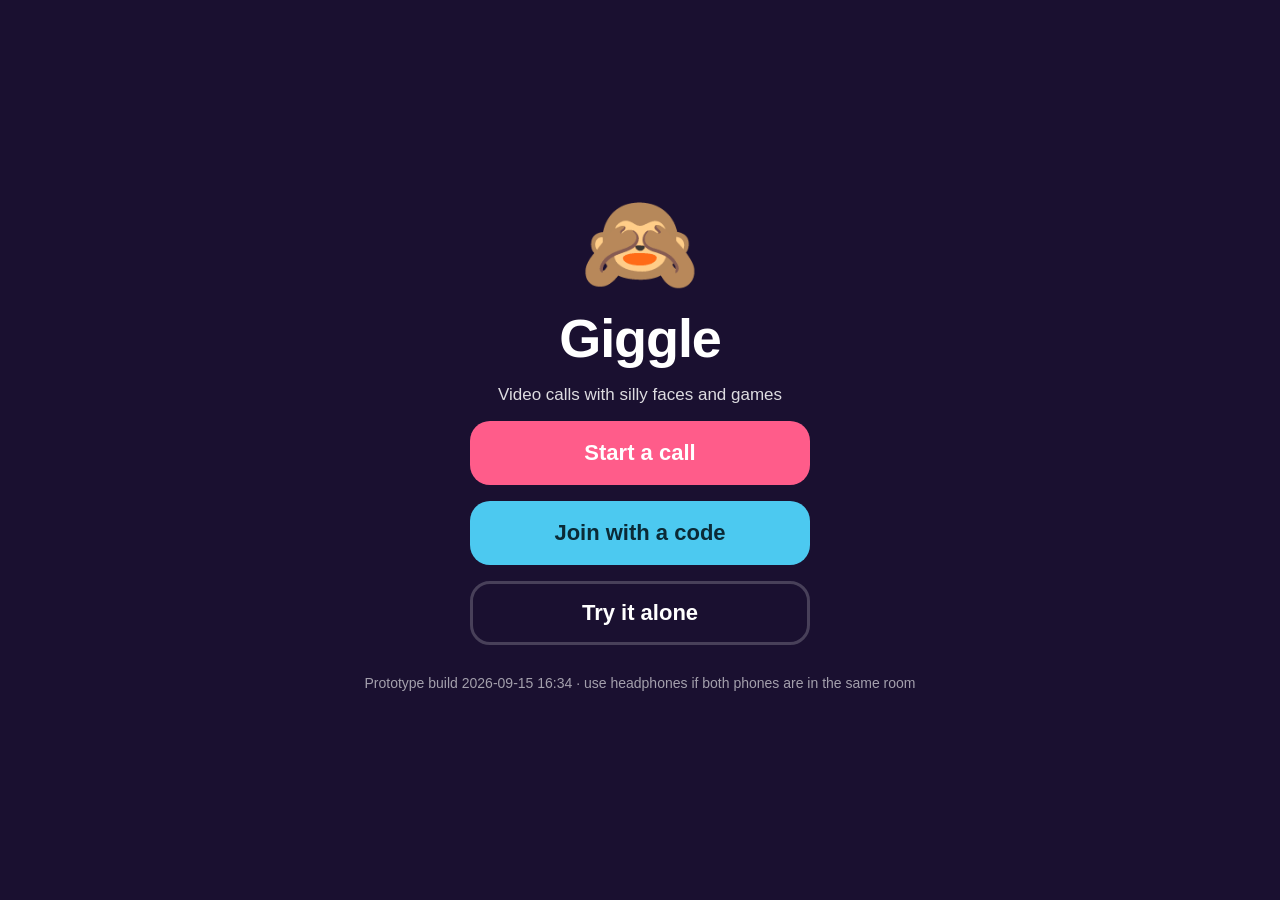
<file: index.html>
<!doctype html>
<html lang="en">
<head>
<meta charset="utf-8">
<meta name="viewport" content="width=device-width, initial-scale=1, viewport-fit=cover, user-scalable=no, maximum-scale=1">
<title>Giggle</title>
<link rel="manifest" href="./manifest.webmanifest">
<meta name="apple-mobile-web-app-capable" content="yes">
<meta name="mobile-web-app-capable" content="yes">
<meta name="apple-mobile-web-app-status-bar-style" content="black-translucent">
<meta name="apple-mobile-web-app-title" content="Giggle">
<meta name="theme-color" content="#1a1030">
<link rel="apple-touch-icon" href="./icon-192.png">
<link rel="icon" href="./icon.svg">
  <script type="module" crossorigin src="./assets/index-Ce8LEE0Z.js"></script>
  <link rel="stylesheet" crossorigin href="./assets/index-CfAJKZse.css">
</head>
<body>
<div id="app"></div>
</body>
</html>
</file>
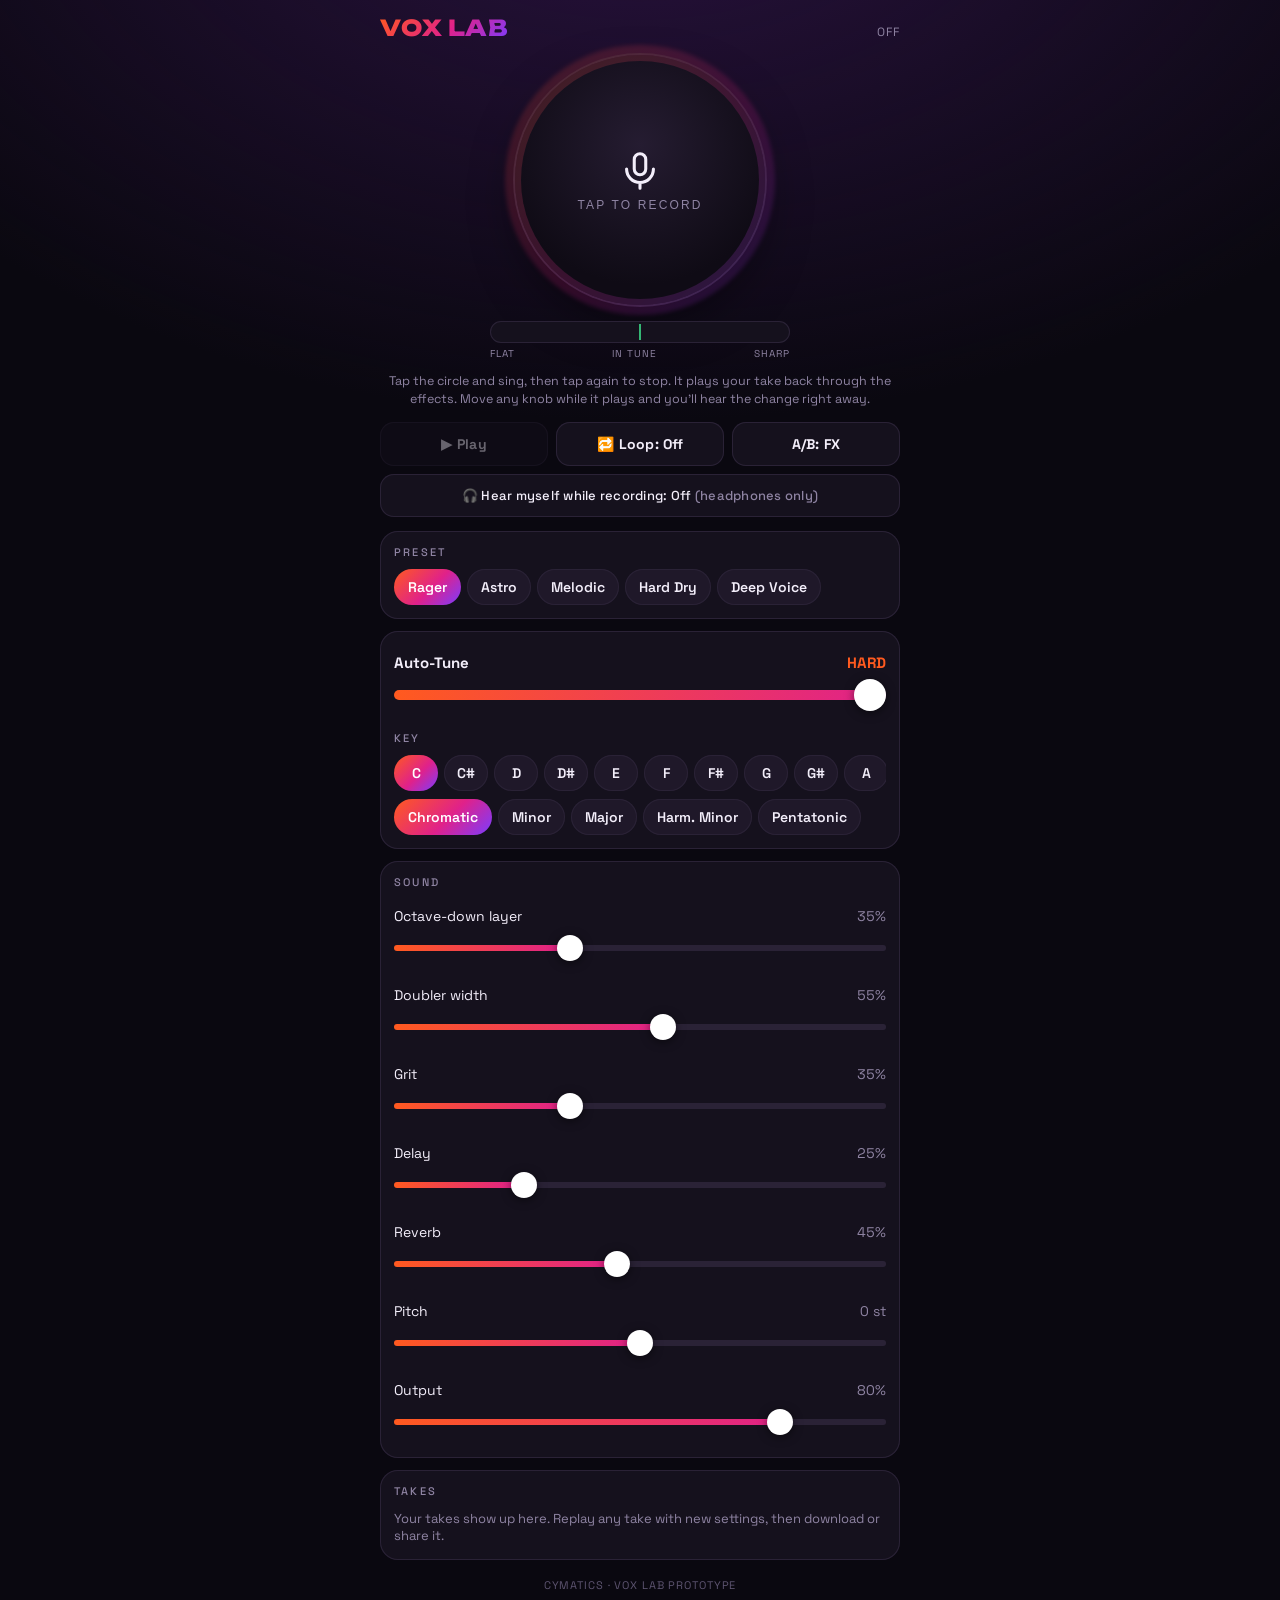
<file: vocal/index.html>
<!DOCTYPE html>
<html lang="en">
<head>
<meta charset="utf-8">
<meta name="viewport" content="width=device-width, initial-scale=1, viewport-fit=cover, user-scalable=no">
<meta name="theme-color" content="#0a0810">
<meta name="apple-mobile-web-app-capable" content="yes">
<meta name="apple-mobile-web-app-status-bar-style" content="black-translucent">
<title>VOX LAB</title>
<link rel="preconnect" href="https://fonts.googleapis.com">
<link rel="preconnect" href="https://fonts.gstatic.com" crossorigin>
<link href="https://fonts.googleapis.com/css2?family=Unbounded:wght@500;800&family=Space+Grotesk:wght@400;500;700&display=swap" rel="stylesheet">
<style>
  :root{
    --bg:#0a0810; --panel:#15111d; --line:#2a2236; --text:#f3eefa; --dim:#8f84a3;
    --hot:#ff5a1f; --mag:#e0218a; --vio:#7b3cff; --ok:#3ce08a;
    --grad:linear-gradient(135deg,var(--hot),var(--mag) 55%,var(--vio));
  }
  *{box-sizing:border-box;-webkit-tap-highlight-color:transparent}
  html,body{margin:0;background:var(--bg);color:var(--text);font-family:"Space Grotesk",system-ui,sans-serif}
  body{min-height:100vh;padding:calc(env(safe-area-inset-top) + 14px) 16px calc(env(safe-area-inset-bottom) + 28px);
    background:radial-gradient(120% 60% at 50% -10%,#2a1240 0%,transparent 60%),var(--bg);overscroll-behavior:none}
  .wrap{max-width:520px;margin:0 auto}
  header{display:flex;align-items:baseline;justify-content:space-between;margin-bottom:6px}
  h1{font-family:Unbounded,sans-serif;font-weight:800;font-size:22px;letter-spacing:.04em;margin:0;
    background:var(--grad);-webkit-background-clip:text;background-clip:text;color:transparent}
  .stat{font-size:12px;color:var(--dim);letter-spacing:.08em;text-transform:uppercase}
  .stat b{color:var(--ok);font-weight:700}

  /* main button */
  .stage{display:flex;flex-direction:column;align-items:center;margin:14px 0 8px}
  #go{position:relative;width:min(64vw,250px);aspect-ratio:1;border-radius:50%;border:0;padding:0;cursor:pointer;
    background:radial-gradient(circle at 50% 40%,#2a2135,#140f1c 70%);color:var(--text);
    box-shadow:0 0 0 2px var(--line),0 20px 60px -20px #000;transition:transform .12s}
  #go:active{transform:scale(.97)}
  #go .ring{position:absolute;inset:-10px;border-radius:50%;background:var(--grad);opacity:.18;filter:blur(2px);
    transform:scale(var(--lv,1));transition:transform .06s linear,opacity .2s}
  #go.on .ring{opacity:.9}
  #go .face{position:absolute;inset:6px;border-radius:50%;background:radial-gradient(circle at 50% 35%,#251c31,#0f0b15 72%);
    display:flex;flex-direction:column;align-items:center;justify-content:center;gap:4px}
  #go .note{font-family:Unbounded,sans-serif;font-weight:800;font-size:54px;line-height:1;letter-spacing:-.02em}
  #go .sub{font-size:12px;letter-spacing:.18em;text-transform:uppercase;color:var(--dim)}
  #go.on .sub{color:var(--hot)}
  #go.rec .ring{background:#ff2b2b;opacity:.95;animation:pulse 1.1s ease-in-out infinite}
  #go.rec .sub{color:#ff6b6b}
  @keyframes pulse{50%{filter:blur(6px)}}
  .take.cur{background:linear-gradient(90deg,rgba(224,33,138,.12),transparent);margin:0 -14px;padding:10px 14px;border-radius:12px}
  .mic-ico{width:46px;height:46px}
  .tuner{width:min(80vw,300px);height:22px;margin-top:16px;position:relative;border-radius:11px;background:var(--panel);
    box-shadow:inset 0 0 0 1px var(--line);overflow:hidden}
  .tuner:before{content:"";position:absolute;left:50%;top:3px;bottom:3px;width:2px;margin-left:-1px;background:var(--ok);opacity:.8}
  #needle{position:absolute;top:4px;bottom:4px;width:10px;margin-left:-5px;left:50%;border-radius:5px;background:var(--grad);
    opacity:0;transition:left .05s linear,opacity .15s}
  .tlabels{display:flex;justify-content:space-between;width:min(80vw,300px);font-size:10px;color:var(--dim);margin-top:4px;letter-spacing:.1em}
  .hint{font-size:12.5px;color:var(--dim);text-align:center;margin:12px 6px 0;line-height:1.45}
  .hint b{color:var(--text)}
  .err{color:#ff7a7a}

  .row{display:flex;gap:8px;margin:14px 0}
  .btn{flex:1;border:0;border-radius:14px;padding:13px 10px;font:700 14px "Space Grotesk",sans-serif;color:var(--text);
    background:var(--panel);box-shadow:inset 0 0 0 1px var(--line);letter-spacing:.02em}
  .btn.on{background:#2a1626;box-shadow:inset 0 0 0 1.5px var(--mag)}
  .btn.rec.on{background:#3a0f14;box-shadow:inset 0 0 0 1.5px #ff3b3b;color:#ff6b6b}
  .btn:disabled{opacity:.4}

  section{background:var(--panel);border-radius:18px;padding:14px 14px 6px;margin:12px 0;box-shadow:inset 0 0 0 1px var(--line)}
  h2{font-size:11px;letter-spacing:.2em;text-transform:uppercase;color:var(--dim);margin:0 0 10px;font-weight:500}
  .chips{display:flex;gap:6px;overflow-x:auto;padding-bottom:8px;scrollbar-width:none}
  .chips::-webkit-scrollbar{display:none}
  .chip{flex:0 0 auto;border:0;border-radius:999px;padding:9px 14px;font:600 14px "Space Grotesk",sans-serif;color:var(--text);
    background:#1f1829;box-shadow:inset 0 0 0 1px var(--line)}
  .chip.sel{background:var(--grad);box-shadow:none;color:#fff}
  .chip.key{min-width:44px;padding:9px 0;text-align:center}

  .ctl{padding:8px 0 10px}
  .ctl .top{display:flex;justify-content:space-between;font-size:14px;margin-bottom:8px}
  .ctl .top span:last-child{color:var(--dim);font-variant-numeric:tabular-nums}
  .ctl.big .top{font-weight:700;font-size:15px}
  .ctl.big .top span:last-child{color:var(--hot)}
  input[type=range]{-webkit-appearance:none;appearance:none;width:100%;height:30px;background:transparent;margin:0}
  input[type=range]::-webkit-slider-runnable-track{height:6px;border-radius:3px;
    background:linear-gradient(90deg,var(--hot),var(--mag) var(--p,50%),#2a2236 var(--p,50%))}
  input[type=range]::-moz-range-track{height:6px;border-radius:3px;background:#2a2236}
  input[type=range]::-moz-range-progress{height:6px;border-radius:3px;background:var(--mag)}
  input[type=range]::-webkit-slider-thumb{-webkit-appearance:none;width:26px;height:26px;border-radius:50%;margin-top:-10px;
    background:#fff;box-shadow:0 2px 10px rgba(0,0,0,.5)}
  input[type=range]::-moz-range-thumb{width:24px;height:24px;border-radius:50%;background:#fff;border:0}
  .ctl.big input[type=range]::-webkit-slider-runnable-track{height:10px;border-radius:5px}
  .ctl.big input[type=range]::-webkit-slider-thumb{width:32px;height:32px;margin-top:-11px}

  .take{display:flex;flex-direction:column;gap:8px;padding:10px 0;border-top:1px solid var(--line)}
  .take:first-of-type{border-top:0}
  .take .tt{display:flex;justify-content:space-between;align-items:center;font-size:13px;color:var(--dim)}
  .take audio{width:100%;height:40px}
  .take .acts{display:flex;gap:8px}
  .take .acts a,.take .acts button{flex:1;text-align:center;text-decoration:none;border:0;border-radius:12px;padding:10px;
    font:700 13px "Space Grotesk",sans-serif;color:var(--text);background:#1f1829;box-shadow:inset 0 0 0 1px var(--line)}
  .empty{font-size:13px;color:var(--dim);padding:2px 0 10px}
  footer{font-size:11px;color:#5d5470;text-align:center;margin-top:18px;letter-spacing:.08em}
</style>
</head>
<body>
<div class="wrap">
  <header>
    <h1>VOX LAB</h1>
    <div class="stat" id="stat">Off</div>
  </header>

  <div class="stage">
    <button id="go" aria-label="Start / stop">
      <div class="ring"></div>
      <div class="face">
        <svg class="mic-ico" id="micIco" viewBox="0 0 24 24" fill="none" stroke="currentColor" stroke-width="1.6" stroke-linecap="round"><rect x="9" y="3" width="6" height="11" rx="3"/><path d="M5 11a7 7 0 0 0 14 0M12 18v3"/></svg>
        <div class="note" id="note" hidden>–</div>
        <div class="sub" id="sub">Tap to go live</div>
      </div>
    </button>
    <div class="tuner"><div id="needle"></div></div>
    <div class="tlabels"><span>FLAT</span><span>IN TUNE</span><span>SHARP</span></div>
    <p class="hint" id="hint">Tap the circle and sing, then tap again to stop. It plays your take back through the effects. Move any knob while it plays and you'll hear the change right away.</p>
  </div>

  <div class="row">
    <button class="btn" id="play" disabled>▶ Play</button>
    <button class="btn" id="loop">🔁 Loop: Off</button>
    <button class="btn" id="byp">A/B: FX</button>
  </div>
  <div class="row" style="margin-top:-6px">
    <button class="btn" id="mon" style="font-weight:500;font-size:13px">🎧 Hear myself while recording: Off <span style="color:var(--dim)">(headphones only)</span></button>
  </div>

  <section>
    <h2>Preset</h2>
    <div class="chips" id="presets"></div>
  </section>

  <section>
    <div class="ctl big" id="ctl-amount"></div>
    <h2 style="margin-top:6px">Key</h2>
    <div class="chips" id="keys"></div>
    <div class="chips" id="scales"></div>
  </section>

  <section id="fx"><h2>Sound</h2></section>

  <section>
    <h2>Takes</h2>
    <div id="takes"><div class="empty">Your takes show up here. Replay any take with new settings, then download or share it.</div></div>
  </section>
  <footer>CYMATICS · VOX LAB PROTOTYPE</footer>
</div>

<script>
const NOTES=['C','C#','D','D#','E','F','F#','G','G#','A','A#','B'];
const SCALE_LABELS=[['chromatic','Chromatic'],['minor','Minor'],['major','Major'],['harmonic','Harm. Minor'],['penta','Pentatonic']];
const PRESETS={
  'Rager':      {amount:1,   octave:.35, width:.55, grit:.35, delay:.25, reverb:.45, transpose:0},
  'Astro':      {amount:1,   octave:.6,  width:.75, grit:.25, delay:.45, reverb:.75, transpose:0},
  'Melodic':    {amount:.55, octave:.1,  width:.4,  grit:.15, delay:.2,  reverb:.35, transpose:0},
  'Hard Dry':   {amount:1,   octave:0,   width:.1,  grit:.2,  delay:0,   reverb:.08, transpose:0},
  'Deep Voice': {amount:1,   octave:.2,  width:.4,  grit:.3,  delay:.2,  reverb:.4,  transpose:-5},
};
const P=Object.assign({key:0,scale:'chromatic',volume:.8,preset:'Rager'},PRESETS['Rager']);
try{const s=JSON.parse(localStorage.getItem('voxlab')||'null'); if(s) Object.assign(P,s);}catch(e){}
const save=()=>{try{localStorage.setItem('voxlab',JSON.stringify(P))}catch(e){}};

const CTL=[
  {k:'amount',label:'Auto-Tune',min:0,max:1,step:.01,fmt:v=>v>=.98?'HARD':Math.round(v*100)+'%',big:true},
  {k:'octave',label:'Octave-down layer',min:0,max:1,step:.01,fmt:v=>Math.round(v*100)+'%'},
  {k:'width',label:'Doubler width',min:0,max:1,step:.01,fmt:v=>Math.round(v*100)+'%'},
  {k:'grit',label:'Grit',min:0,max:1,step:.01,fmt:v=>Math.round(v*100)+'%'},
  {k:'delay',label:'Delay',min:0,max:1,step:.01,fmt:v=>Math.round(v*100)+'%'},
  {k:'reverb',label:'Reverb',min:0,max:1,step:.01,fmt:v=>Math.round(v*100)+'%'},
  {k:'transpose',label:'Pitch',min:-12,max:12,step:1,fmt:v=>(v>0?'+':'')+v+' st'},
  {k:'volume',label:'Output',min:0,max:1,step:.01,fmt:v=>Math.round(v*100)+'%'},
];

// ---------- UI ----------
const $=id=>document.getElementById(id);
const inputs={};
function mkCtl(c,host){
  const d=document.createElement('div'); d.className='ctl'+(c.big?' big':'');
  d.innerHTML=`<div class="top"><span>${c.label}</span><span></span></div><input type="range" min="${c.min}" max="${c.max}" step="${c.step}">`;
  const r=d.querySelector('input'), val=d.querySelector('.top span:last-child');
  const paint=()=>{const v=+r.value; val.textContent=c.fmt(v); r.style.setProperty('--p',((v-c.min)/(c.max-c.min)*100)+'%');};
  r.value=P[c.k]; paint();
  r.addEventListener('input',()=>{P[c.k]=+r.value; paint(); apply(c.k); markCustom(); save();});
  inputs[c.k]={r,paint};
  host.appendChild(d);
}
CTL.forEach(c=>mkCtl(c,c.k==='amount'?$('ctl-amount'):$('fx')));
$('ctl-amount').className='';

function chips(host,items,cur,cls,on){
  host.innerHTML='';
  items.forEach(([v,label])=>{const b=document.createElement('button');b.className='chip '+(cls||'')+(v===cur?' sel':'');b.textContent=label;
    b.onclick=()=>{on(v);[...host.children].forEach(x=>x.classList.remove('sel'));b.classList.add('sel');}; host.appendChild(b);});
}
function renderPresets(){chips($('presets'),Object.keys(PRESETS).map(k=>[k,k]),P.preset,'',k=>{
  Object.assign(P,PRESETS[k]);P.preset=k;CTL.forEach(c=>{inputs[c.k].r.value=P[c.k];inputs[c.k].paint();});applyAll();save();});}
function markCustom(){if(P.preset){P.preset=null;[...$('presets').children].forEach(x=>x.classList.remove('sel'));}}
renderPresets();
chips($('keys'),NOTES.map((n,i)=>[i,n]),P.key,'key',v=>{P.key=v;apply('key');save();});
chips($('scales'),SCALE_LABELS,P.scale,'',v=>{P.scale=v;apply('scale');save();});

// ---------- Audio engine ----------
// One AudioContext + effect chain for the whole session. The chain's input is either
// the mic (while recording) or a recorded take (while playing back).
let ctx=null,G=null,ready=null;
let mode='idle';            // idle | rec | play
let liveMon=false,bypass=false,loop=false,wakeLock=null,busy=false;
let mic=null;               // {stream,src}
let rawChunks=[],tapDone=null,procRec=null;
let playSrc=null,renderRec=null;
const takes=[];let cur=null;

function setSession(t){try{if(navigator.audioSession)navigator.audioSession.type=t;}catch(e){}}

function makeIR(ctx,sec){
  const sr=ctx.sampleRate,len=Math.floor(sr*sec),b=ctx.createBuffer(2,len,sr);
  for(let ch=0;ch<2;ch++){const d=b.getChannelData(ch);let lp=0;
    for(let i=0;i<len;i++){const t=i/sr,n=Math.random()*2-1,a=Math.min(.92,.15+.8*t/sec);lp=lp*a+n*(1-a);
      const env=Math.pow(10,-3*t/sec)*Math.min(1,t/.006);d[i]=lp*env*(1+.6*(1-t/sec));}}
  return b;
}
function satCurve(){const n=2048,c=new Float32Array(n);for(let i=0;i<n;i++){const x=i/(n-1)*2-1;c[i]=Math.tanh(x*1.6)/Math.tanh(1.6);}return c;}

// Must be called from a tap: creates/resumes the context inside the gesture.
function ensureCtx(){
  if(!ctx){
    setSession('play-and-record');
    ctx=new (window.AudioContext||window.webkitAudioContext)({latencyHint:'interactive'});
    const r=ctx.resume();
    if(!ctx.audioWorklet){ready=Promise.reject(new Error('This browser has no AudioWorklet. Use Safari (iOS 14.5+) or Chrome.'));return ready;}
    ready=r.then(()=>ctx.audioWorklet.addModule('tuner-worklet.js?v=4')).then(()=>{build();applyAll();setMon();});
  }else ctx.resume();
  return ready;
}

function build(){
  const c=ctx, g=v=>{const n=c.createGain();n.gain.value=v;return n;};
  const bq=(type,f,q,gain)=>{const n=c.createBiquadFilter();n.type=type;n.frequency.value=f;if(q!=null)n.Q.value=q;if(gain!=null)n.gain.value=gain;return n;};
  const inNode=g(1);
  const inGain=g(1.4), hp=bq('highpass',95,.7);
  const tuner=new AudioWorkletNode(c,'vocal-tuner',{numberOfInputs:1,numberOfOutputs:1,outputChannelCount:[1],channelCount:1,channelCountMode:'explicit'});
  tuner.port.onmessage=e=>onStatus(e.data);
  inNode.connect(inGain).connect(hp).connect(tuner);

  // raw mic capture (pulled through a silent output so it always runs)
  const tap=new AudioWorkletNode(c,'pcm-tap',{numberOfInputs:1,numberOfOutputs:1,outputChannelCount:[1],channelCount:1,channelCountMode:'explicit'});
  tap.port.onmessage=e=>{if(e.data.chunk)rawChunks.push(e.data.chunk);else if(e.data.done&&tapDone){tapDone();tapDone=null;}};
  tap.connect(g(0)).connect(c.destination);

  const comp=c.createDynamicsCompressor();
  comp.threshold.value=-30;comp.knee.value=8;comp.ratio.value=5;comp.attack.value=.004;comp.release.value=.14;
  const makeup=g(3.2), mud=bq('peaking',320,1,-3.5), pres=bq('peaking',3600,.9,4.5), air=bq('highshelf',10000,null,5);
  const pre=g(1), shaper=c.createWaveShaper(); shaper.curve=satCurve(); shaper.oversample='4x'; const post=g(1);
  const vox=g(1);
  tuner.connect(comp).connect(makeup).connect(mud).connect(pres).connect(air).connect(pre).connect(shaper).connect(post).connect(vox);
  const bus=g(1); vox.connect(bus);

  const width=g(0);
  [[-1,.012,.23],[1,.019,.31]].forEach(([side,t,rate])=>{
    const d=c.createDelay(.06);d.delayTime.value=t;
    const lfo=c.createOscillator();lfo.frequency.value=rate;const lg=g(.0022);lfo.connect(lg).connect(d.delayTime);lfo.start();
    const p=c.createStereoPanner();p.pan.value=side*.95;
    vox.connect(d).connect(p).connect(width);
  });
  width.connect(bus);

  const dSend=g(0), dL=c.createDelay(2), dR=c.createDelay(2);
  dL.delayTime.value=.375; dR.delayTime.value=.375;
  const fbHp=bq('highpass',300,.7), fbLp=bq('lowpass',3800,.7), fb=g(.42), dOut=g(.9);
  const pL=c.createStereoPanner();pL.pan.value=-.8;const pR=c.createStereoPanner();pR.pan.value=.8;
  vox.connect(dSend).connect(fbHp).connect(fbLp).connect(dL);
  dL.connect(pL).connect(dOut); dL.connect(dR); dR.connect(pR).connect(dOut); dR.connect(fb).connect(dL);
  dOut.connect(bus);

  const rSend=g(0), preD=c.createDelay(.2); preD.delayTime.value=.028;
  const conv=c.createConvolver(); conv.buffer=makeIR(c,3.4);
  const rHp=bq('highpass',220,.7), rOut=g(.9);
  vox.connect(rSend); dOut.connect(rSend);
  rSend.connect(preD).connect(rHp).connect(conv).connect(rOut).connect(bus);

  const proc=g(1), raw=g(0);
  bus.connect(proc); inNode.connect(raw);
  const lim=c.createDynamicsCompressor();
  lim.threshold.value=-3;lim.knee.value=0;lim.ratio.value=20;lim.attack.value=.002;lim.release.value=.08;
  const out=g(P.volume), mon=g(0);
  proc.connect(lim); raw.connect(lim);
  lim.connect(out); out.connect(mon).connect(c.destination);
  const recDest=c.createMediaStreamDestination(); out.connect(recDest);
  G={inNode,tap,tuner,width,dSend,rSend,pre,post,out,mon,proc,raw,recDest};
  if(bypass){proc.gain.value=0;raw.gain.value=2.2;}
}

const ramp=(p,v)=>{if(!ctx)return;p.cancelScheduledValues(ctx.currentTime);p.setTargetAtTime(v,ctx.currentTime,.03);};
function apply(k){
  if(!G)return;
  const t=G.tuner.port;
  switch(k){
    case 'amount':t.postMessage({amount:P.amount});break;
    case 'octave':t.postMessage({octave:P.octave*1.1});break;
    case 'transpose':t.postMessage({transpose:P.transpose});break;
    case 'key':t.postMessage({key:P.key});break;
    case 'scale':t.postMessage({scale:P.scale});break;
    case 'width':ramp(G.width.gain,P.width*.75);break;
    case 'delay':ramp(G.dSend.gain,P.delay*.55);break;
    case 'reverb':ramp(G.rSend.gain,P.reverb*.9);break;
    case 'grit':{const d=1+P.grit*7;ramp(G.pre.gain,d);ramp(G.post.gain,1/Math.pow(d,.75));break;}
    case 'volume':ramp(G.out.gain,P.volume);break;
  }
}
function applyAll(){['amount','octave','transpose','key','scale','width','delay','reverb','grit','volume'].forEach(apply);}
// Speaker only gets sound during playback, or while recording if the user opted in with headphones.
function setMon(){if(G)ramp(G.mon.gain,mode==='play'||(mode==='rec'&&liveMon)?1:0);}

function pickType(){
  const types=['audio/mp4','audio/webm;codecs=opus','audio/webm','audio/ogg'];
  return window.MediaRecorder&&MediaRecorder.isTypeSupported?types.find(t=>MediaRecorder.isTypeSupported(t)):undefined;
}
function startMediaRec(){
  if(!window.MediaRecorder)return null;
  const mt=pickType();let r;
  try{r=new MediaRecorder(G.recDest.stream,mt?{mimeType:mt}:undefined);}catch(e){return null;}
  const chunks=[];r.ondataavailable=e=>{if(e.data&&e.data.size)chunks.push(e.data);};
  r.done=new Promise(res=>{r.onstop=()=>{const type=r.mimeType||mt||'audio/webm';res(chunks.length?new Blob(chunks,{type}):null);};});
  r.start(250);return r;
}

// ---------- Record / play ----------
async function startRec(){
  stopPlay();
  try{
    await ensureCtx();
    setSession('play-and-record');
    const stream=await navigator.mediaDevices.getUserMedia({audio:{echoCancellation:false,noiseSuppression:false,autoGainControl:false,channelCount:1}});
    await ctx.resume();
    const src=ctx.createMediaStreamSource(stream);
    src.connect(G.inNode); src.connect(G.tap);
    mic={stream,src};
    rawChunks=[]; G.tap.port.postMessage({rec:true});
    procRec=startMediaRec();
    mode='rec'; setMon(); ui();
    try{wakeLock=await navigator.wakeLock?.request('screen');}catch(e){}
  }catch(e){
    console.error(e); mode='idle'; ui();
    $('hint').innerHTML='<span class="err">'+(e.name==='NotAllowedError'?'Microphone access was blocked. Allow the mic for this site in your browser settings and try again.':(e.message||e))+'</span>';
  }
}

async function stopRec(){
  const done=new Promise(r=>tapDone=r);
  G.tap.port.postMessage({rec:false});
  await Promise.race([done,new Promise(r=>setTimeout(r,600))]);
  try{mic.src.disconnect();}catch(e){} try{mic.stream.getTracks().forEach(t=>t.stop());}catch(e){}
  mic=null;
  try{wakeLock&&wakeLock.release();}catch(e){} wakeLock=null;
  setSession('playback');
  const len=rawChunks.reduce((a,c)=>a+c.length,0);
  let blob=null; if(procRec){procRec.stop();blob=await procRec.done;procRec=null;}
  mode='idle';
  if(len<ctx.sampleRate*.3){ui();$('hint').textContent='That take was too short. Tap and sing for at least a second.';return;}
  const buf=ctx.createBuffer(1,len,ctx.sampleRate),d=buf.getChannelData(0);let o=0;
  rawChunks.forEach(c=>{d.set(c,o);o+=c.length;}); rawChunks=[];
  const take={n:takes.length+1,buf,sec:len/ctx.sampleRate,blob,url:blob?URL.createObjectURL(blob):null};
  takes.push(take); addTakeUI(take);
  play(take);
}

function play(take){
  stopPlay();
  ensureCtx(); ctx.resume();
  cur=take;
  const s=ctx.createBufferSource(); s.buffer=take.buf; s.loop=loop;
  s.connect(G.inNode); playSrc=s;
  mode='play'; setMon(); ui();
  // capture this pass with the current settings, so Download gets the latest sound
  const r=loop?null:startMediaRec(); renderRec=r;
  s.onended=()=>{
    if(playSrc!==s)return;
    playSrc=null; mode='idle'; ui();
    if(r){setTimeout(async()=>{if(renderRec!==r)return;renderRec=null;r.stop();const b=await r.done;if(b)setTakeFile(take,b);},2200);}
  };
  s.start();
}
function stopPlay(){
  if(playSrc){const s=playSrc;playSrc=null;s.onended=null;try{s.stop();}catch(e){}try{s.disconnect();}catch(e){}}
  if(renderRec){const r=renderRec;renderRec=null;try{r.stop();}catch(e){}}
  if(mode==='play'){mode='idle';setMon();}
  ui();
}

// ---------- UI state ----------
function ui(){
  const go=$('go');
  go.classList.toggle('rec',mode==='rec'); go.classList.toggle('on',mode==='play');
  $('micIco').style.display=mode==='idle'?'':'none'; $('note').hidden=mode==='idle';
  if(mode!=='idle'&&!$('note').textContent)$('note').textContent='–';
  $('sub').textContent=mode==='rec'?'Recording · tap to stop':mode==='play'?'Playing · tap to record new':(takes.length?'Tap to record again':'Tap to record');
  $('stat').innerHTML=mode==='rec'?'<b style="color:#ff4b4b">●</b> Recording':mode==='play'?'<b>▶</b> Playing':(ctx?'Ready':'Off');
  $('play').disabled=!cur||mode==='rec';
  $('play').textContent=mode==='play'?'■ Stop':'▶ Play';
  if(mode==='idle'){$('needle').style.opacity=0;go.style.setProperty('--lv',1);}
  document.querySelectorAll('.take').forEach(el=>{
    const t=takes[+el.dataset.i]; el.classList.toggle('cur',t===cur);
    el.querySelector('.pb').textContent=(t===cur&&mode==='play')?'■ Stop':'▶ Play';
    el.querySelector('.pb').disabled=mode==='rec';
  });
}
function onStatus(s){
  if(mode==='idle')return;
  const lv=Math.min(1,Math.sqrt(s.lvl)*2.2);
  $('go').style.setProperty('--lv',1+lv*.12);
  const nd=$('needle');
  if(s.v&&s.note>=0){
    $('note').textContent=NOTES[((s.note%12)+12)%12]+(Math.floor(s.note/12)-1);
    const cents=Math.max(-50,Math.min(50,(s.m-s.note)*100));
    nd.style.left=(50+cents)+'%';nd.style.opacity=1;
  }else{nd.style.opacity=.15;nd.style.left='50%';}
}

function extFor(type){return type.includes('mp4')?'m4a':type.includes('ogg')?'ogg':'webm';}
function setTakeFile(take,blob,first){
  if(take.url)URL.revokeObjectURL(take.url);
  take.blob=blob; take.url=URL.createObjectURL(blob);
  const el=document.querySelector(`.take[data-i="${take.n-1}"]`); if(!el)return;
  const a=el.querySelector('a.dl'); a.href=take.url; a.download=`vox-take-${take.n}.${extFor(blob.type)}`; a.style.display='';
  a.textContent='⬇ Download'; el.querySelector('.tt span:last-child').textContent=take.sec.toFixed(1)+'s'+(first?'':' · download = latest settings');
}
function addTakeUI(take){
  const host=$('takes');const e=host.querySelector('.empty');if(e)e.remove();
  const d=document.createElement('div');d.className='take';d.dataset.i=take.n-1;
  d.innerHTML=`<div class="tt"><span>Take ${take.n}</span><span>${take.sec.toFixed(1)}s</span></div>
    <div class="acts"><button class="pb">▶ Play</button><a class="dl" style="display:none">⬇ Download</a></div>`;
  d.querySelector('.pb').onclick=()=>{if(cur===take&&mode==='play')stopPlay();else play(take);};
  if(navigator.canShare){const b=document.createElement('button');b.textContent='↗ Share';
    b.onclick=()=>{if(!take.blob)return;const f=new File([take.blob],`vox-take-${take.n}.${extFor(take.blob.type)}`,{type:take.blob.type});
      if(navigator.canShare({files:[f]}))navigator.share({files:[f]}).catch(()=>{});};
    d.querySelector('.acts').appendChild(b);}
  host.prepend(d);
  if(take.blob)setTakeFile(take,take.blob,true);
}

// ---------- Buttons ----------
$('go').onclick=()=>{if(busy)return;
  if(mode==='rec'){busy=true;stopRec().finally(()=>{busy=false;});}
  else{busy=true;startRec().finally(()=>{busy=false;});}};
$('play').onclick=()=>{if(mode==='play')stopPlay();else if(cur)play(cur);};
$('loop').onclick=()=>{loop=!loop;$('loop').classList.toggle('on',loop);$('loop').textContent='🔁 Loop: '+(loop?'On':'Off');
  if(playSrc){playSrc.loop=loop;if(loop&&renderRec){const r=renderRec;renderRec=null;try{r.stop();}catch(e){}}}};
$('byp').onclick=()=>{bypass=!bypass;$('byp').classList.toggle('on',bypass);$('byp').textContent=bypass?'A/B: RAW':'A/B: FX';
  if(G){ramp(G.proc.gain,bypass?0:1);ramp(G.raw.gain,bypass?2.2:0);}};
$('mon').onclick=()=>{liveMon=!liveMon;$('mon').classList.toggle('on',liveMon);
  $('mon').innerHTML='🎧 Hear myself while recording: '+(liveMon?'On':'Off')+' <span style="color:var(--dim)">(headphones only)</span>';setMon();};
ui();
</script>
</body>
</html>
</file>
<file: assets/index-CfAJKZse.css>
:root{--bg:#1a1030;--bar:#120a22;--pink:#ff5c8a;--yellow:#ffd166;--blue:#4cc9f0;--green:#80ed99;--text:#fff}*{box-sizing:border-box;-webkit-tap-highlight-color:transparent;touch-action:manipulation}html,body{background:var(--bg);height:100%;color:var(--text);-webkit-user-select:none;user-select:none;overscroll-behavior:none;margin:0;font-family:-apple-system,Segoe UI,Roboto,Helvetica,Arial,sans-serif;overflow:hidden}#app{height:100%;flex-direction:column;height:100dvh;display:flex;position:relative}.screen{text-align:center;padding:24px;padding-top:calc(24px + env(safe-area-inset-top));padding-bottom:calc(24px + env(safe-area-inset-bottom));flex-direction:column;flex:1;justify-content:center;align-items:center;gap:16px;display:flex}.logo{font-size:96px;line-height:1}h1{letter-spacing:-.02em;margin:0;font-size:54px}.btn{color:#fff;cursor:pointer;background:#fff2;border:0;border-radius:20px;width:100%;max-width:340px;height:64px;font-size:22px;font-weight:900}.btn.pink{background:var(--pink)}.btn.blue{background:var(--blue);color:#0b2a36}.btn.ghost{background:0 0;border:3px solid #fff3}.btn:active{transform:scale(.97)}.code{letter-spacing:.18em;font-variant-numeric:tabular-nums;background:#fff2;border-radius:20px;padding:6px 18px 6px 26px;font-size:60px;font-weight:900}input.code-in{color:#fff;text-align:center;letter-spacing:.2em;text-transform:uppercase;background:#fff1;border:3px solid #fff3;border-radius:20px;outline:none;width:100%;max-width:340px;height:72px;font-size:40px;font-weight:900}.status{opacity:.85;margin:0;font-size:17px}.err{color:#ffb3c6;font-weight:700}.small{opacity:.6;font-size:14px}.stage{background:#000;flex-direction:column;flex:1;min-height:0;display:flex;position:relative;overflow:hidden}.tile{background:#000;flex:1;min-height:0;position:relative;overflow:hidden}.tile video,.tile canvas{object-fit:cover;width:100%;height:100%;position:absolute;top:0;bottom:0;left:0;right:0}.tile.mirror video,.tile.mirror canvas{transform:scaleX(-1)}.tile .tag{z-index:3;pointer-events:none;background:#0007;border-radius:12px;padding:4px 10px;font-size:14px;font-weight:800;position:absolute;top:10px;left:10px}.tile.remote .tag{top:calc(10px + env(safe-area-inset-top))}.tile.shake{animation:.5s shake}.overlay{z-index:4;text-align:center;padding:20px;padding-top:calc(20px + env(safe-area-inset-top));background:#1a1030ee;flex-direction:column;justify-content:center;align-items:center;gap:14px;display:flex;position:absolute;top:0;bottom:0;left:0;right:0}#banner{text-align:center;pointer-events:none;z-index:5;text-shadow:0 3px #0009,0 0 18px #000a;padding:0 12px;font-size:30px;font-weight:900;line-height:1.15;position:absolute;top:50%;left:0;right:0;transform:translateY(-50%)}#banner.big{font-size:46px}#banner.hide{opacity:0;transition:opacity .3s}#hud{text-align:center;pointer-events:none;z-index:5;text-shadow:0 2px #000a;font-size:22px;font-weight:900;position:absolute;top:calc(50% - 14px);left:0;right:0;transform:translateY(-100%)}#hud:empty{display:none}.bar{background:var(--bar);padding:8px 8px calc(10px + env(safe-area-inset-bottom));flex:none}.strip{scrollbar-width:none;-webkit-overflow-scrolling:touch;gap:8px;padding:2px;display:flex;overflow-x:auto}.strip::-webkit-scrollbar{display:none}.strip button{background:#fff1;border:3px solid #0000;border-radius:16px;flex:none;width:60px;height:60px;padding:0;font-size:32px;line-height:1}.strip button.on{border-color:var(--yellow);background:#fff3}.row{gap:8px;margin-top:8px;display:flex}.row button{color:#fff;white-space:nowrap;background:#fff2;border:0;border-radius:14px;flex:1;height:50px;padding:0 6px;font-size:17px;font-weight:800}.row button.danger{background:#c9184a}.row button.on{background:var(--yellow);color:#1a1030}.seg{background:#fff2;border-radius:14px;flex:1.3;display:flex;overflow:hidden}.seg button{color:#fff;background:0 0;border:0;border-radius:0;flex:1;height:50px;font-size:16px;font-weight:800}.seg button.on{background:var(--pink)}.sheet{padding:16px 16px calc(16px + env(safe-area-inset-bottom));z-index:20;background:#241540;border-radius:24px 24px 0 0;transition:transform .25s;position:absolute;bottom:0;left:0;right:0;transform:translateY(105%);box-shadow:0 -10px 40px #0008}.sheet.open{transform:none}.sheet h2{margin:0 0 12px;font-size:20px}.sheet .grid{grid-template-columns:1fr 1fr;gap:10px;display:grid}.sheet .grid button{color:#fff;background:#fff2;border:0;border-radius:18px;flex-direction:column;align-items:center;gap:4px;padding:12px 8px;font-size:16px;font-weight:800;display:flex}.sheet .grid button .e{font-size:40px;line-height:1}.sheet .grid button .h{opacity:.7;font-size:12px;font-weight:600}.sheet .close{color:#fff;background:#fff2;border:0;border-radius:14px;width:100%;height:48px;margin-top:12px;font-size:16px;font-weight:800}.hidden{display:none!important}@keyframes shake{0%,to{transform:translate(0)}20%{transform:translate(-8px,4px)}40%{transform:translate(8px,-4px)}60%{transform:translate(-6px,-4px)}80%{transform:translate(6px,4px)}}.log{z-index:30;color:#9f9;padding:12px;padding-top:calc(12px + env(safe-area-inset-top));white-space:pre-wrap;word-break:break-all;background:#000d;margin:0;font:12px/1.4 ui-monospace,Menlo,monospace;position:absolute;top:0;bottom:0;left:0;right:0;overflow:auto}#info{flex:.45;font-size:22px}
</file>
